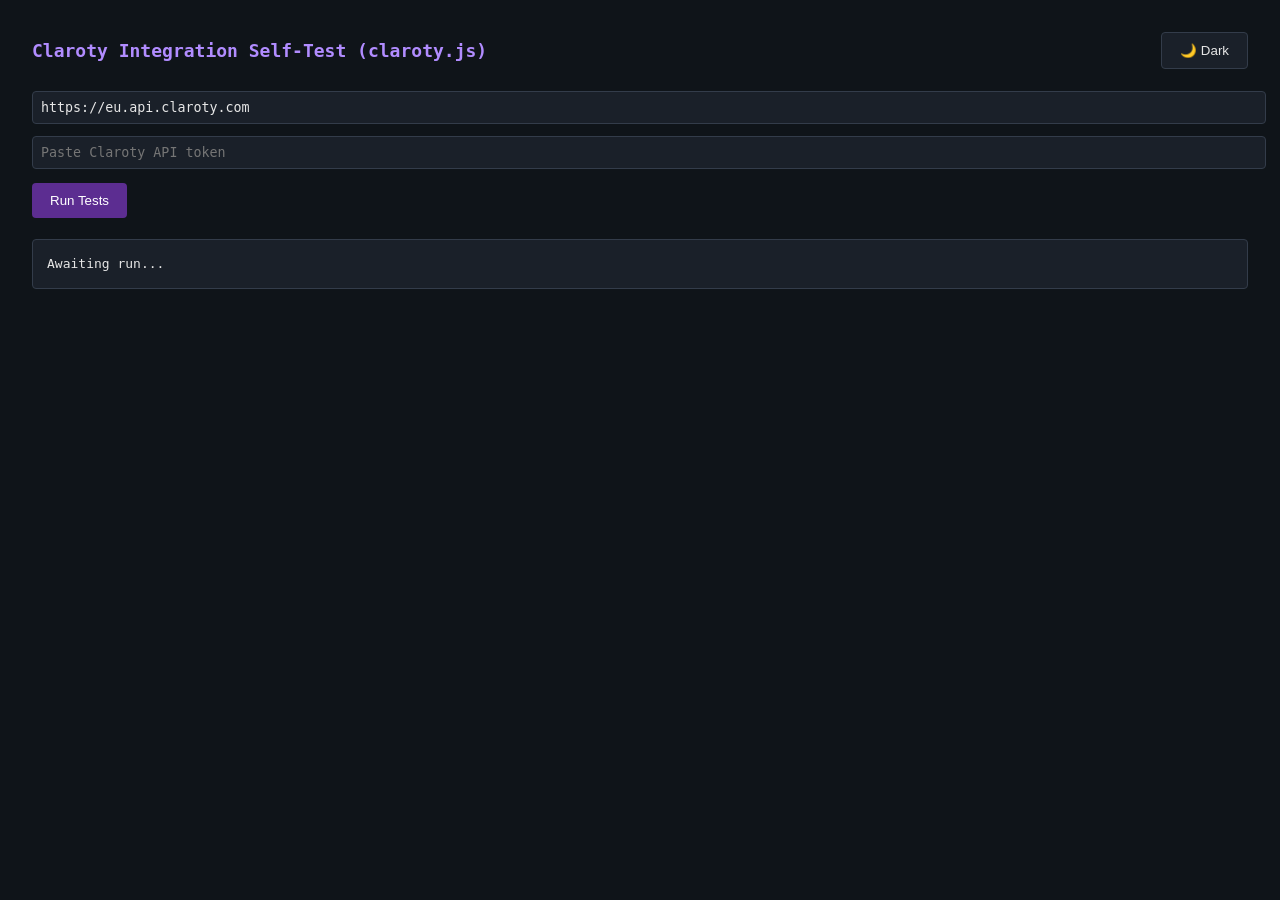
<file: Project3  -Tools Mix/claroty-selftest.html>
<!DOCTYPE html>
<html lang="en">
<head>
    <meta charset="UTF-8">
    <title>Claroty Integration Self-Test</title>
    <style>
        :root {
            --bg: #0f1419;
            --panel: #1a2029;
            --border: #333c4a;
            --text: #e6e6e6;
            --accent: #b18cff;
            --button: #5c2d91;
        }
        body.light {
            --bg: #f5f7fb;
            --panel: #ffffff;
            --border: #d9dee8;
            --text: #1d2433;
            --accent: #5c2d91;
            --button: #5c2d91;
        }
        body { font-family: Consolas, monospace; background: var(--bg); color: var(--text); padding: 24px; }
        .page-head { display: flex; justify-content: space-between; align-items: center; gap: 16px; margin-bottom: 16px; }
        h1 { color: var(--accent); font-size: 18px; margin: 0; }
        input { width: 100%; padding: 8px; margin: 6px 0; background: var(--panel); color: var(--text);
                border: 1px solid var(--border); border-radius: 4px; font-family: inherit; }
        button { padding: 10px 18px; background: #5c2d91; color: #fff; border: 0;
                 border-radius: 4px; cursor: pointer; margin: 8px 0; }
        .theme-toggle { margin: 0; border: 1px solid var(--border); background: var(--panel); color: var(--text); white-space: nowrap; }
        .theme-toggle:hover { background: var(--button); color: #fff; }
        pre { background: var(--panel); padding: 14px; border-radius: 4px; white-space: pre-wrap;
              border: 1px solid var(--border); line-height: 1.5; }
        .pass { color: #4ade80; }
        .fail { color: #f87171; }
    </style>
</head>
<body>
    <div class="page-head">
        <h1>Claroty Integration Self-Test (claroty.js)</h1>
        <button class="theme-toggle" id="themeToggle" type="button" aria-label="Toggle theme" aria-pressed="false">
            <span id="themeIcon">🌙</span>
            <span id="themeLabel">Dark</span>
        </button>
    </div>
    <input type="text" id="baseUrl" value="https://eu.api.claroty.com">
    <input type="password" id="apiKey" placeholder="Paste Claroty API token">
    <button onclick="runTests()">Run Tests</button>
    <pre id="out">Awaiting run...</pre>

    <script src="claroty.js"></script>
    <script>
        function applyTheme(light) {
            document.body.classList.toggle('light', light);
            const button = document.getElementById('themeToggle');
            const icon = document.getElementById('themeIcon');
            const label = document.getElementById('themeLabel');
            if (button) button.setAttribute('aria-pressed', String(light));
            if (icon) icon.textContent = light ? '☀️' : '🌙';
            if (label) label.textContent = light ? 'Light' : 'Dark';
            try { localStorage.setItem('soc-theme', light ? 'light' : 'dark'); } catch (e) { /* ignore */ }
        }

        (function initTheme() {
            let saved = 'dark';
            try { saved = localStorage.getItem('soc-theme') || 'dark'; } catch (e) { /* ignore */ }
            applyTheme(saved === 'light');
            document.getElementById('themeToggle')?.addEventListener('click', () => {
                applyTheme(!document.body.classList.contains('light'));
            });
        })();

        const out = document.getElementById('out');
        const lines = [];
        function log(ok, name, detail) {
            lines.push(`${ok ? '[PASS]' : '[FAIL]'} ${name}${detail ? '\n        ' + detail : ''}`);
            out.innerHTML = lines.map(l =>
                `<span class="${l.startsWith('[PASS]') ? 'pass' : 'fail'}">${l
                    .replace(/&/g, '&amp;').replace(/</g, '&lt;')}</span>`).join('\n');
        }

        async function runTests() {
            lines.length = 0;
            const baseUrl = document.getElementById('baseUrl').value.trim();
            const apiKey = document.getElementById('apiKey').value.trim();

            // claroty.js reads its config from this localStorage key
            localStorage.setItem('soc-integrations', JSON.stringify({
                claroty: { baseUrl, apiKey, proxyUrl: 'http://cloudproxy.zf-world.com:8080' }
            }));

            try {
                log(typeof ClarotyAPI === 'object', 'ClarotyAPI module loaded');
                log(ClarotyAPI.canGoLive() === true, 'canGoLive() is true with baseUrl + apiKey');

                const conn = await ClarotyAPI.testConnection();
                log(conn.ok === true, 'testConnection()', JSON.stringify(conn).slice(0, 160));

                const valid = await ClarotyAPI.validateConnection();
                log(valid.ok === true, 'validateConnection()', valid.msg);

                const res = await ClarotyAPI.fetchDeviceVulnerabilityRelations(50, 0);
                const rows = res.data || res;
                log(res.source === 'live', 'fetchDeviceVulnerabilityRelations() returns LIVE data',
                    `source=${res.source}${res.error ? ' error=' + res.error : ''}`);
                log(Array.isArray(rows) && rows.length > 0,
                    'returned a non-empty array', `count=${Array.isArray(rows) ? rows.length : 'n/a'}`);

                const r = rows[0] || {};
                log('device_uid' in r && 'vulnerability_id' in r,
                    'records carry expected schema fields',
                    Object.keys(r).slice(0, 6).join(', '));

                const page2 = await ClarotyAPI.fetchDeviceVulnerabilityRelations(50, 50);
                const rows2 = page2.data || page2;
                log(rows2[0] && rows2[0].vulnerability_id !== r.vulnerability_id,
                    'offset pagination returns a different page');
            } catch (e) {
                log(false, 'Unhandled exception', e.message);
            }
        }
    </script>
</body>
</html>
</file>
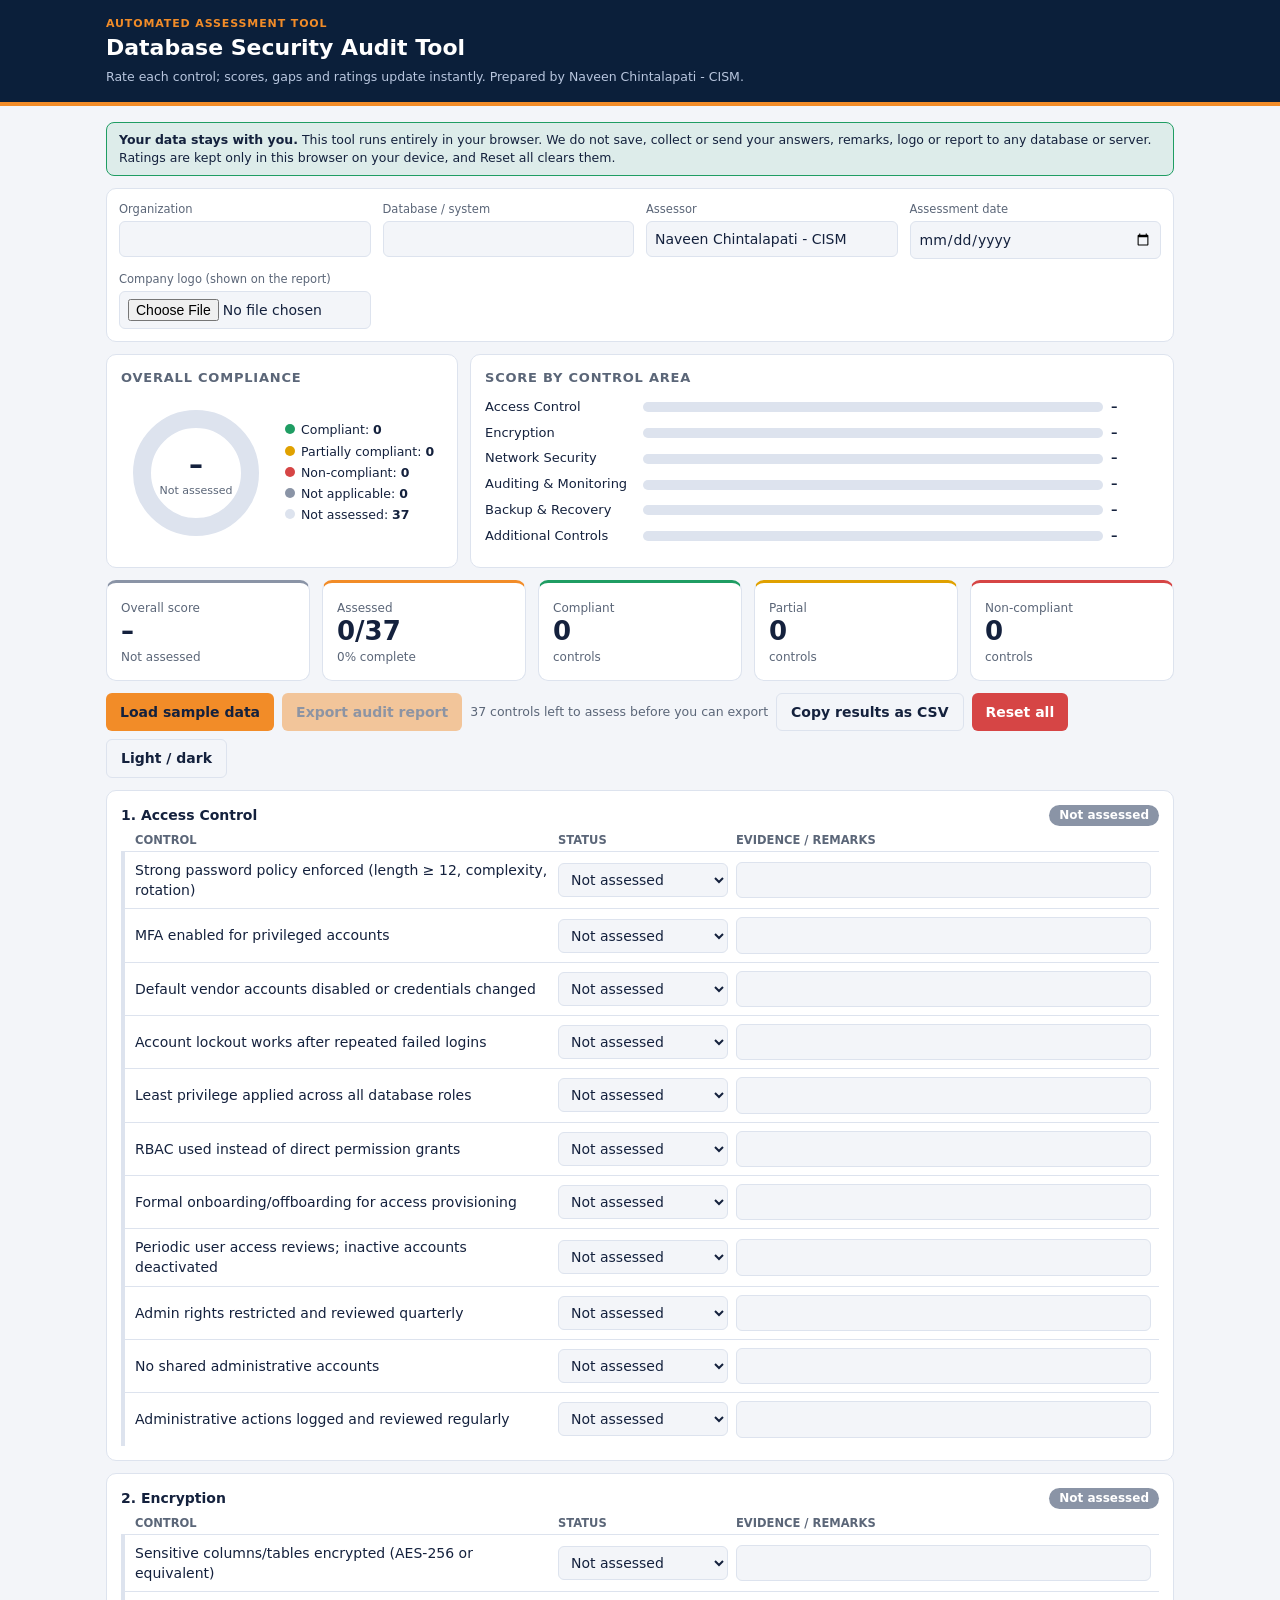
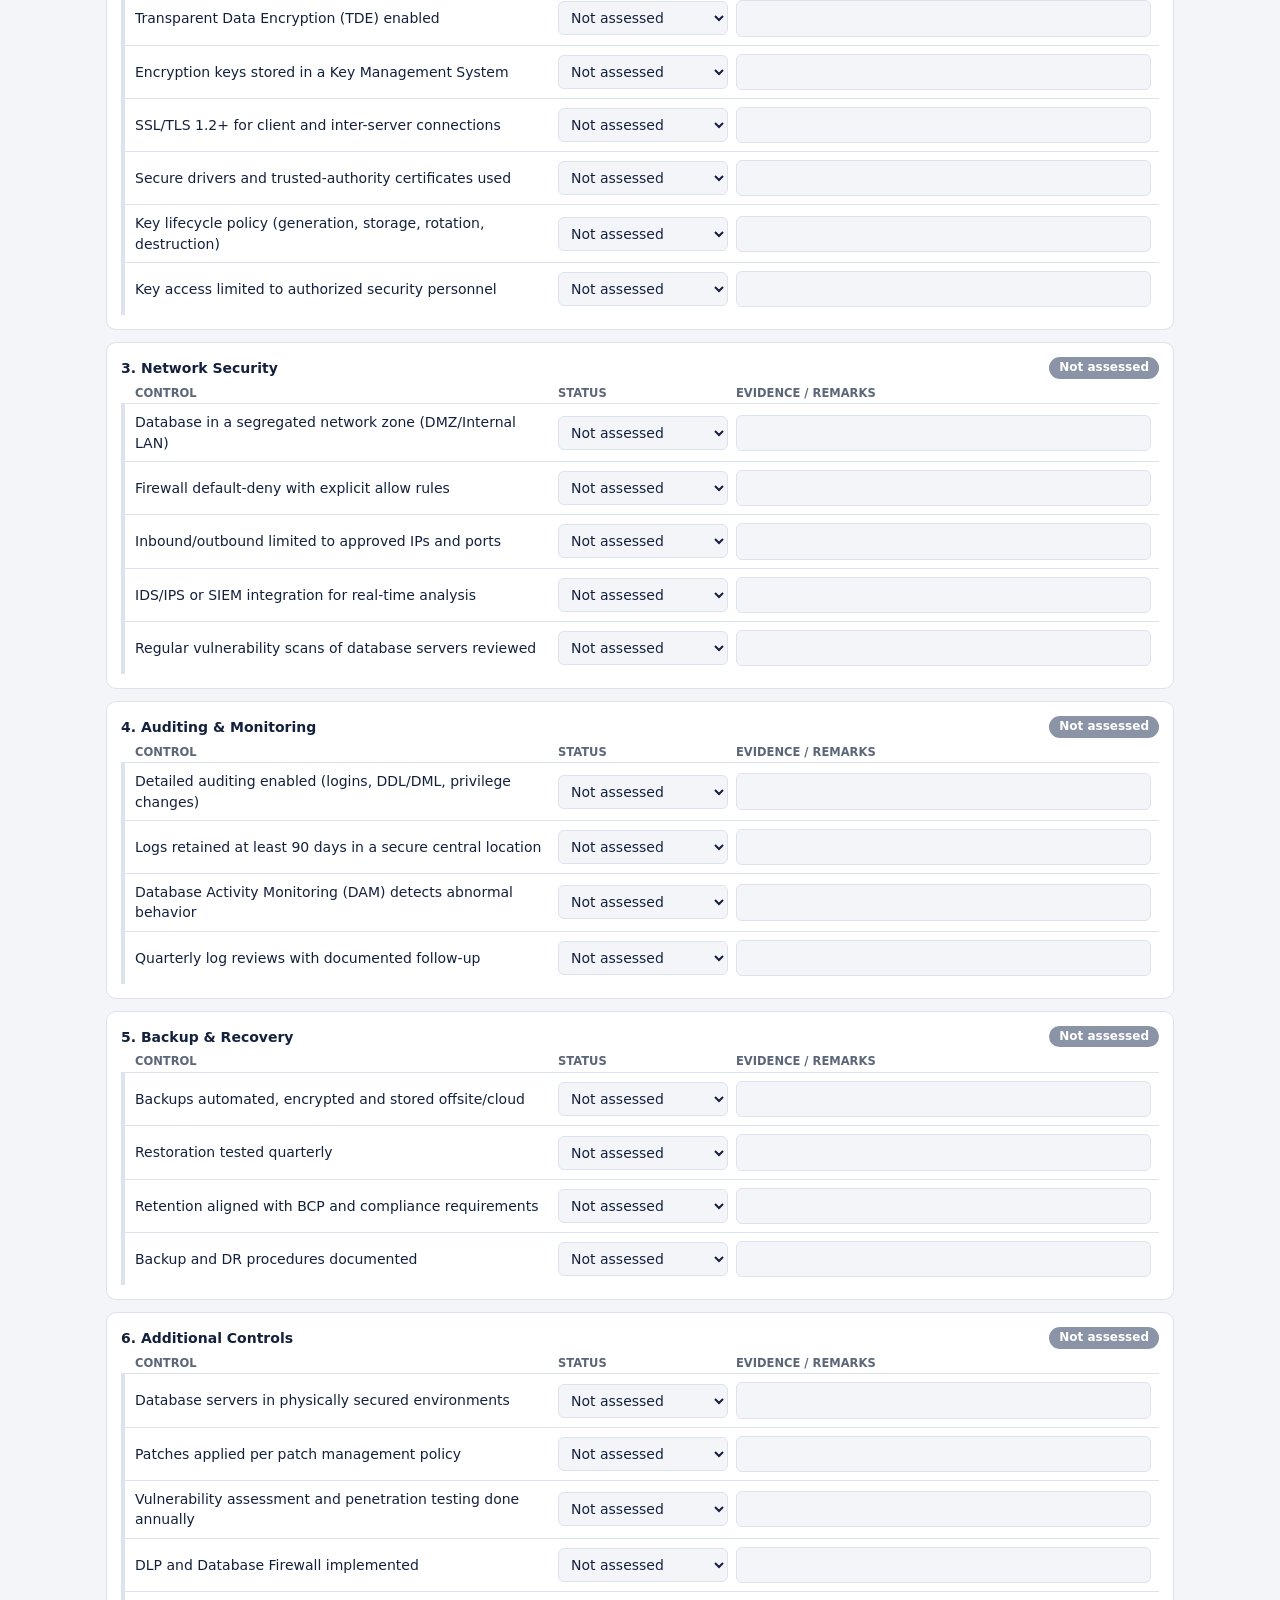
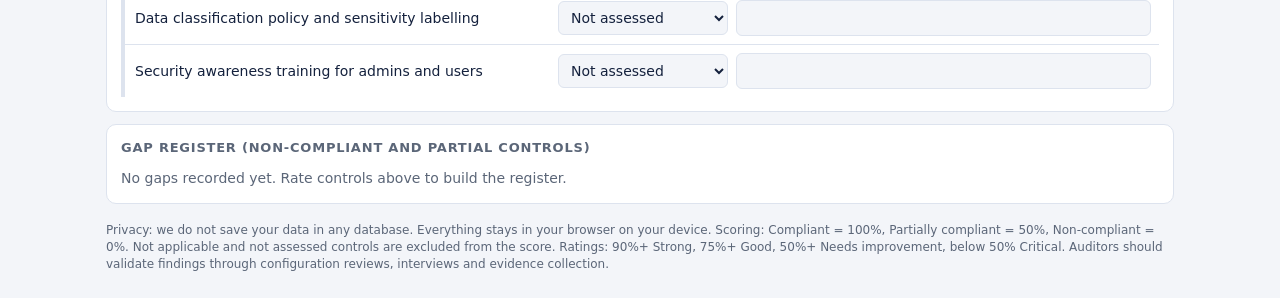
<file: Project3  -Tools Mix/Audit Templates & Question Bank/Database Security Audit Tool.html>
<!DOCTYPE html>
<!-- saved from url=(0080)https://grckits.com/wp-content/uploads/2026/10/Database-Security-Audit-Tool.html -->
<html lang="en"><head><meta http-equiv="Content-Type" content="text/html; charset=UTF-8">

<meta name="viewport" content="width=device-width, initial-scale=1, viewport-fit=cover">
<title>Database Security Audit Tool</title>
<style>
:root{--bg:#f3f5f9;--card:#fff;--ink:#14213d;--mut:#5b6678;--line:#dde3ee;--navy:#0b1f3a;--or:#f28c28;--ok:#1f9d63;--pa:#e0a100;--no:#d64545;--na:#8a94a6;box-sizing:border-box;padding-top:env(safe-area-inset-top,0px);padding-bottom:env(safe-area-inset-bottom,0px)}
@media (prefers-color-scheme:dark){:root:not([data-theme="light"]){--bg:#0a1730;--card:#112443;--ink:#e8eef9;--mut:#93a3bd;--line:#223a5e}}
:root[data-theme="dark"]{--bg:#0a1730;--card:#112443;--ink:#e8eef9;--mut:#93a3bd;--line:#223a5e}
html{scroll-padding-top:env(safe-area-inset-top,0px)}
*{box-sizing:border-box}
body{margin:0;background:var(--bg);color:var(--ink);font:14px/1.45 system-ui,-apple-system,"Segoe UI",Roboto,sans-serif}
header{background:var(--navy);color:#fff;border-bottom:4px solid var(--or)}
.wrap{max-width:1100px;margin:0 auto;padding:16px}
h1{margin:0;font-size:22px}header p{margin:4px 0 0;color:#b8c6de;font-size:12.5px}
.tag{color:var(--or);font-weight:700;letter-spacing:.08em;font-size:11px;text-transform:uppercase}
.grid{display:grid;gap:12px;margin-bottom:12px}
.top{grid-template-columns:minmax(280px,1fr) 2fr}
.meta{grid-template-columns:repeat(auto-fit,minmax(200px,1fr))}
.kpis{grid-template-columns:repeat(auto-fit,minmax(130px,1fr))}
.card{background:var(--card);border:1px solid var(--line);border-radius:10px;padding:14px}
.card h2{margin:0 0 10px;font-size:13px;text-transform:uppercase;letter-spacing:.06em;color:var(--mut)}
.k b{display:block;font-size:26px;line-height:1.1}.k span{color:var(--mut);font-size:12px}
label{font-size:11.5px;color:var(--mut);display:block;margin-bottom:3px}
select,input,textarea{width:100%;padding:7px 8px;border:1px solid var(--line);border-radius:6px;background:var(--bg);color:var(--ink);font:inherit}
button{background:var(--or);color:#14213d;border:0;border-radius:6px;padding:8px 14px;font-weight:700;cursor:pointer;font:inherit;font-weight:700}
button.g{background:transparent;color:var(--ink);border:1px solid var(--line)}
.bars div.r{display:grid;grid-template-columns:150px 1fr 48px;gap:8px;align-items:center;margin:7px 0;font-size:13px}
.bar{height:10px;background:var(--line);border-radius:5px;overflow:hidden}.bar i{display:block;height:100%;width:0;transition:width .3s}
.dn{display:flex;align-items:center;gap:14px;flex-wrap:wrap}.lg{font-size:12.5px}.lg div{margin:3px 0}.lg i{display:inline-block;width:10px;height:10px;border-radius:50%;margin-right:6px}
.sh{display:flex;justify-content:space-between;align-items:center;margin-bottom:4px}
.chip{font-size:12px;font-weight:700;padding:2px 10px;border-radius:12px;color:#fff;background:var(--na)}
.ctl{display:grid;grid-template-columns:1fr 170px 1fr;gap:8px;align-items:center;padding:8px 8px 8px 10px;border-top:1px solid var(--line);border-left:4px solid var(--line)}
.ctl.C{border-left-color:var(--ok)}.ctl.P{border-left-color:var(--pa)}.ctl.N{border-left-color:var(--no)}.ctl.A{border-left-color:var(--na)}
.ctl.hd{border-top:0;border-left-color:transparent;padding-top:2px;padding-bottom:2px;color:var(--mut);font-size:11.5px;font-weight:700;text-transform:uppercase}
.gap{display:grid;grid-template-columns:130px 1fr 130px;gap:8px;padding:7px 0;border-top:1px solid var(--line);font-size:13px}
.act{display:flex;gap:8px;flex-wrap:wrap;margin:12px 0}
.ft{color:var(--mut);font-size:12px;margin:18px 0 8px}
@media (max-width:720px){.ctl.hd{display:none}.top{grid-template-columns:1fr}.ctl,.gap{grid-template-columns:1fr}.bars div.r{grid-template-columns:110px 1fr 44px}}
#rep{display:none}
body.showrep header,body.showrep .wrap{display:none}
body.showrep #rep{display:block}
body.showrep{background:#fff}
button:disabled{opacity:.45;cursor:not-allowed}
.rep{--bg:#fff;--card:#fff;--ink:#14213d;--mut:#5b6678;--line:#dde3ee;background:#fff;color:#14213d}
.rep .sheet{max-width:900px;margin:0 auto;padding:24px}
.rep h2{font-size:15px;color:#14213d;margin:18px 0 6px}
.rh{display:flex;justify-content:space-between;align-items:center;gap:16px;border-bottom:4px solid var(--or);padding-bottom:12px;margin-bottom:16px}
.rh img{max-height:70px;max-width:220px}
.rt{width:100%;border-collapse:collapse;font-size:13px;margin:8px 0 16px}.rt th,.rt td{border:1px solid var(--line);padding:6px 8px;text-align:left;vertical-align:top}.rt th{background:#0b1f3a;color:#fff}
.priv{background:rgba(31,157,99,.1);border:1px solid var(--ok);border-radius:8px;padding:8px 12px;font-size:12.5px}
@media print{*{-webkit-print-color-adjust:exact;print-color-adjust:exact}.noprint{display:none!important}.rep .sheet{padding:0}}
</style>
</head>
<body>
<header><div class="wrap"><div class="tag">Automated assessment tool</div><h1>Database Security Audit Tool</h1><p>Rate each control; scores, gaps and ratings update instantly. Prepared by Naveen Chintalapati - CISM.</p></div></header>
<div class="wrap">
<div class="priv" style="margin-bottom:12px"><b>Your data stays with you.</b> This tool runs entirely in your browser. We do not save, collect or send your answers, remarks, logo or report to any database or server. Ratings are kept only in this browser on your device, and Reset all clears them.</div>
<div class="grid meta card" style="padding:12px">
<div><label>Organization</label><input data-m="org"></div>
<div><label>Database / system</label><input data-m="db"></div>
<div><label>Assessor</label><input data-m="who"></div>
<div><label>Assessment date</label><input data-m="date" type="date"></div>
<div><label>Company logo (shown on the report)</label><input id="logo" type="file" accept="image/*"></div>
</div>
<div class="grid top">
<div class="card"><h2>Overall compliance</h2><div class="dn"><svg id="dn" width="150" height="150" viewBox="0 0 150 150" role="img" aria-label="Status distribution"><circle cx="75" cy="75" r="54" fill="none" stroke="var(--ok)" stroke-width="18" stroke-dasharray="174.23103040989878 165.06097617779886" stroke-dashoffset="0" transform="rotate(-90 75 75)"></circle><circle cx="75" cy="75" r="54" fill="none" stroke="var(--pa)" stroke-width="18" stroke-dasharray="91.70054232099936 247.59146426669827" stroke-dashoffset="-174.23103040989878" transform="rotate(-90 75 75)"></circle><circle cx="75" cy="75" r="54" fill="none" stroke="var(--no)" stroke-width="18" stroke-dasharray="55.020325392599624 284.27168119509804" stroke-dashoffset="-265.93157273089815" transform="rotate(-90 75 75)"></circle><circle cx="75" cy="75" r="54" fill="none" stroke="var(--na)" stroke-width="18" stroke-dasharray="18.340108464199872 320.95189812349776" stroke-dashoffset="-320.95189812349776" transform="rotate(-90 75 75)"></circle><text x="75" y="76" text-anchor="middle" font-size="28" font-weight="700" fill="var(--ink)">69%</text><text x="75" y="96" text-anchor="middle" font-size="11" fill="var(--mut)">Needs improvement</text></svg><div class="lg" id="lg"><div><i style="background:var(--ok)"></i>Compliant: <b>19</b></div><div><i style="background:var(--pa)"></i>Partially compliant: <b>10</b></div><div><i style="background:var(--no)"></i>Non-compliant: <b>6</b></div><div><i style="background:var(--na)"></i>Not applicable: <b>2</b></div><div><i style="background:var(--line)"></i>Not assessed: <b>0</b></div></div></div></div>
<div class="card"><h2>Score by control area</h2><div class="bars" id="bars"><div class="r"><span>Access Control</span><div class="bar"><i style="width:77%;background:var(--ok)"></i></div><b>77%</b></div><div class="r"><span>Encryption</span><div class="bar"><i style="width:43%;background:var(--no)"></i></div><b>43%</b></div><div class="r"><span>Network Security</span><div class="bar"><i style="width:100%;background:var(--ok)"></i></div><b>100%</b></div><div class="r"><span>Auditing &amp; Monitoring</span><div class="bar"><i style="width:75%;background:var(--ok)"></i></div><b>75%</b></div><div class="r"><span>Backup &amp; Recovery</span><div class="bar"><i style="width:50%;background:var(--pa)"></i></div><b>50%</b></div><div class="r"><span>Additional Controls</span><div class="bar"><i style="width:75%;background:var(--ok)"></i></div><b>75%</b></div></div></div>
</div>
<div class="grid kpis" id="kpis"><div class="card k" style="border-top:3px solid var(--pa)"><span>Overall score</span><b>69%</b><span>Needs improvement</span></div><div class="card k" style="border-top:3px solid var(--or)"><span>Assessed</span><b>37/37</b><span>100% complete</span></div><div class="card k" style="border-top:3px solid var(--ok)"><span>Compliant</span><b>19</b><span>controls</span></div><div class="card k" style="border-top:3px solid var(--pa)"><span>Partial</span><b>10</b><span>controls</span></div><div class="card k" style="border-top:3px solid var(--no)"><span>Non-compliant</span><b>6</b><span>controls</span></div></div>
<div class="act"><button id="demo">Load sample data</button><button id="exp">Export audit report</button><span id="expm" style="align-self:center;color:var(--mut);font-size:12.5px">All controls assessed. Ready to export.</span><button class="g" id="csvb">Copy results as CSV</button><button id="reset" style="background:var(--no);color:#fff">Reset all</button><button class="g" id="theme">Light / dark</button></div>
<div class="card" id="csvbox" style="display:none;margin-bottom:12px"><h2>CSV results (copy and paste into Excel)</h2><textarea id="csvt" rows="6" readonly=""></textarea></div>
<div id="secs"><div class="card" style="margin-bottom:12px"><div class="sh"><b>1. Access Control</b><span class="chip" id="ch0" style="background: var(--ok);">77% · Good</span></div><div class="ctl hd"><span>Control</span><span>Status</span><span>Evidence / remarks</span></div><div class="ctl C" id="r0-0"><span>Strong password policy enforced (length ≥ 12, complexity, rotation)</span><select data-k="0-0"><option value="">Not assessed</option><option value="C" selected="">Compliant</option><option value="P">Partially compliant</option><option value="N">Non-compliant</option><option value="A">Not applicable</option></select><input data-n="0-0" value=""></div><div class="ctl P" id="r0-1"><span>MFA enabled for privileged accounts</span><select data-k="0-1"><option value="">Not assessed</option><option value="C">Compliant</option><option value="P" selected="">Partially compliant</option><option value="N">Non-compliant</option><option value="A">Not applicable</option></select><input data-n="0-1" value=""></div><div class="ctl C" id="r0-2"><span>Default vendor accounts disabled or credentials changed</span><select data-k="0-2"><option value="">Not assessed</option><option value="C" selected="">Compliant</option><option value="P">Partially compliant</option><option value="N">Non-compliant</option><option value="A">Not applicable</option></select><input data-n="0-2" value=""></div><div class="ctl P" id="r0-3"><span>Account lockout works after repeated failed logins</span><select data-k="0-3"><option value="">Not assessed</option><option value="C">Compliant</option><option value="P" selected="">Partially compliant</option><option value="N">Non-compliant</option><option value="A">Not applicable</option></select><input data-n="0-3" value=""></div><div class="ctl C" id="r0-4"><span>Least privilege applied across all database roles</span><select data-k="0-4"><option value="">Not assessed</option><option value="C" selected="">Compliant</option><option value="P">Partially compliant</option><option value="N">Non-compliant</option><option value="A">Not applicable</option></select><input data-n="0-4" value=""></div><div class="ctl P" id="r0-5"><span>RBAC used instead of direct permission grants</span><select data-k="0-5"><option value="">Not assessed</option><option value="C">Compliant</option><option value="P" selected="">Partially compliant</option><option value="N">Non-compliant</option><option value="A">Not applicable</option></select><input data-n="0-5" value=""></div><div class="ctl C" id="r0-6"><span>Formal onboarding/offboarding for access provisioning</span><select data-k="0-6"><option value="">Not assessed</option><option value="C" selected="">Compliant</option><option value="P">Partially compliant</option><option value="N">Non-compliant</option><option value="A">Not applicable</option></select><input data-n="0-6" value=""></div><div class="ctl P" id="r0-7"><span>Periodic user access reviews; inactive accounts deactivated</span><select data-k="0-7"><option value="">Not assessed</option><option value="C">Compliant</option><option value="P" selected="">Partially compliant</option><option value="N">Non-compliant</option><option value="A">Not applicable</option></select><input data-n="0-7" value=""></div><div class="ctl C" id="r0-8"><span>Admin rights restricted and reviewed quarterly</span><select data-k="0-8"><option value="">Not assessed</option><option value="C" selected="">Compliant</option><option value="P">Partially compliant</option><option value="N">Non-compliant</option><option value="A">Not applicable</option></select><input data-n="0-8" value=""></div><div class="ctl P" id="r0-9"><span>No shared administrative accounts</span><select data-k="0-9"><option value="">Not assessed</option><option value="C">Compliant</option><option value="P" selected="">Partially compliant</option><option value="N">Non-compliant</option><option value="A">Not applicable</option></select><input data-n="0-9" value=""></div><div class="ctl C" id="r0-10"><span>Administrative actions logged and reviewed regularly</span><select data-k="0-10"><option value="">Not assessed</option><option value="C" selected="">Compliant</option><option value="P">Partially compliant</option><option value="N">Non-compliant</option><option value="A">Not applicable</option></select><input data-n="0-10" value=""></div></div><div class="card" style="margin-bottom:12px"><div class="sh"><b>2. Encryption</b><span class="chip" id="ch1" style="background: var(--no);">43% · Critical</span></div><div class="ctl hd"><span>Control</span><span>Status</span><span>Evidence / remarks</span></div><div class="ctl N" id="r1-0"><span>Sensitive columns/tables encrypted (AES-256 or equivalent)</span><select data-k="1-0"><option value="">Not assessed</option><option value="C">Compliant</option><option value="P">Partially compliant</option><option value="N" selected="">Non-compliant</option><option value="A">Not applicable</option></select><input data-n="1-0" value=""></div><div class="ctl C" id="r1-1"><span>Transparent Data Encryption (TDE) enabled</span><select data-k="1-1"><option value="">Not assessed</option><option value="C" selected="">Compliant</option><option value="P">Partially compliant</option><option value="N">Non-compliant</option><option value="A">Not applicable</option></select><input data-n="1-1" value=""></div><div class="ctl N" id="r1-2"><span>Encryption keys stored in a Key Management System</span><select data-k="1-2"><option value="">Not assessed</option><option value="C">Compliant</option><option value="P">Partially compliant</option><option value="N" selected="">Non-compliant</option><option value="A">Not applicable</option></select><input data-n="1-2" value=""></div><div class="ctl C" id="r1-3"><span>SSL/TLS 1.2+ for client and inter-server connections</span><select data-k="1-3"><option value="">Not assessed</option><option value="C" selected="">Compliant</option><option value="P">Partially compliant</option><option value="N">Non-compliant</option><option value="A">Not applicable</option></select><input data-n="1-3" value=""></div><div class="ctl N" id="r1-4"><span>Secure drivers and trusted-authority certificates used</span><select data-k="1-4"><option value="">Not assessed</option><option value="C">Compliant</option><option value="P">Partially compliant</option><option value="N" selected="">Non-compliant</option><option value="A">Not applicable</option></select><input data-n="1-4" value=""></div><div class="ctl C" id="r1-5"><span>Key lifecycle policy (generation, storage, rotation, destruction)</span><select data-k="1-5"><option value="">Not assessed</option><option value="C" selected="">Compliant</option><option value="P">Partially compliant</option><option value="N">Non-compliant</option><option value="A">Not applicable</option></select><input data-n="1-5" value=""></div><div class="ctl N" id="r1-6"><span>Key access limited to authorized security personnel</span><select data-k="1-6"><option value="">Not assessed</option><option value="C">Compliant</option><option value="P">Partially compliant</option><option value="N" selected="">Non-compliant</option><option value="A">Not applicable</option></select><input data-n="1-6" value=""></div></div><div class="card" style="margin-bottom:12px"><div class="sh"><b>3. Network Security</b><span class="chip" id="ch2" style="background: var(--ok);">100% · Strong</span></div><div class="ctl hd"><span>Control</span><span>Status</span><span>Evidence / remarks</span></div><div class="ctl C" id="r2-0"><span>Database in a segregated network zone (DMZ/Internal LAN)</span><select data-k="2-0"><option value="">Not assessed</option><option value="C" selected="">Compliant</option><option value="P">Partially compliant</option><option value="N">Non-compliant</option><option value="A">Not applicable</option></select><input data-n="2-0" value=""></div><div class="ctl A" id="r2-1"><span>Firewall default-deny with explicit allow rules</span><select data-k="2-1"><option value="">Not assessed</option><option value="C">Compliant</option><option value="P">Partially compliant</option><option value="N">Non-compliant</option><option value="A" selected="">Not applicable</option></select><input data-n="2-1" value=""></div><div class="ctl C" id="r2-2"><span>Inbound/outbound limited to approved IPs and ports</span><select data-k="2-2"><option value="">Not assessed</option><option value="C" selected="">Compliant</option><option value="P">Partially compliant</option><option value="N">Non-compliant</option><option value="A">Not applicable</option></select><input data-n="2-2" value=""></div><div class="ctl A" id="r2-3"><span>IDS/IPS or SIEM integration for real-time analysis</span><select data-k="2-3"><option value="">Not assessed</option><option value="C">Compliant</option><option value="P">Partially compliant</option><option value="N">Non-compliant</option><option value="A" selected="">Not applicable</option></select><input data-n="2-3" value=""></div><div class="ctl C" id="r2-4"><span>Regular vulnerability scans of database servers reviewed</span><select data-k="2-4"><option value="">Not assessed</option><option value="C" selected="">Compliant</option><option value="P">Partially compliant</option><option value="N">Non-compliant</option><option value="A">Not applicable</option></select><input data-n="2-4" value=""></div></div><div class="card" style="margin-bottom:12px"><div class="sh"><b>4. Auditing &amp; Monitoring</b><span class="chip" id="ch3" style="background: var(--ok);">75% · Good</span></div><div class="ctl hd"><span>Control</span><span>Status</span><span>Evidence / remarks</span></div><div class="ctl C" id="r3-0"><span>Detailed auditing enabled (logins, DDL/DML, privilege changes)</span><select data-k="3-0"><option value="">Not assessed</option><option value="C" selected="">Compliant</option><option value="P">Partially compliant</option><option value="N">Non-compliant</option><option value="A">Not applicable</option></select><input data-n="3-0" value=""></div><div class="ctl P" id="r3-1"><span>Logs retained at least 90 days in a secure central location</span><select data-k="3-1"><option value="">Not assessed</option><option value="C">Compliant</option><option value="P" selected="">Partially compliant</option><option value="N">Non-compliant</option><option value="A">Not applicable</option></select><input data-n="3-1" value=""></div><div class="ctl C" id="r3-2"><span>Database Activity Monitoring (DAM) detects abnormal behavior</span><select data-k="3-2"><option value="">Not assessed</option><option value="C" selected="">Compliant</option><option value="P">Partially compliant</option><option value="N">Non-compliant</option><option value="A">Not applicable</option></select><input data-n="3-2" value=""></div><div class="ctl P" id="r3-3"><span>Quarterly log reviews with documented follow-up</span><select data-k="3-3"><option value="">Not assessed</option><option value="C">Compliant</option><option value="P" selected="">Partially compliant</option><option value="N">Non-compliant</option><option value="A">Not applicable</option></select><input data-n="3-3" value=""></div></div><div class="card" style="margin-bottom:12px"><div class="sh"><b>5. Backup &amp; Recovery</b><span class="chip" id="ch4" style="background: var(--pa);">50% · Needs improvement</span></div><div class="ctl hd"><span>Control</span><span>Status</span><span>Evidence / remarks</span></div><div class="ctl N" id="r4-0"><span>Backups automated, encrypted and stored offsite/cloud</span><select data-k="4-0"><option value="">Not assessed</option><option value="C">Compliant</option><option value="P">Partially compliant</option><option value="N" selected="">Non-compliant</option><option value="A">Not applicable</option></select><input data-n="4-0" value=""></div><div class="ctl C" id="r4-1"><span>Restoration tested quarterly</span><select data-k="4-1"><option value="">Not assessed</option><option value="C" selected="">Compliant</option><option value="P">Partially compliant</option><option value="N">Non-compliant</option><option value="A">Not applicable</option></select><input data-n="4-1" value=""></div><div class="ctl N" id="r4-2"><span>Retention aligned with BCP and compliance requirements</span><select data-k="4-2"><option value="">Not assessed</option><option value="C">Compliant</option><option value="P">Partially compliant</option><option value="N" selected="">Non-compliant</option><option value="A">Not applicable</option></select><input data-n="4-2" value=""></div><div class="ctl C" id="r4-3"><span>Backup and DR procedures documented</span><select data-k="4-3"><option value="">Not assessed</option><option value="C" selected="">Compliant</option><option value="P">Partially compliant</option><option value="N">Non-compliant</option><option value="A">Not applicable</option></select><input data-n="4-3" value=""></div></div><div class="card" style="margin-bottom:12px"><div class="sh"><b>6. Additional Controls</b><span class="chip" id="ch5" style="background: var(--ok);">75% · Good</span></div><div class="ctl hd"><span>Control</span><span>Status</span><span>Evidence / remarks</span></div><div class="ctl P" id="r5-0"><span>Database servers in physically secured environments</span><select data-k="5-0"><option value="">Not assessed</option><option value="C">Compliant</option><option value="P" selected="">Partially compliant</option><option value="N">Non-compliant</option><option value="A">Not applicable</option></select><input data-n="5-0" value=""></div><div class="ctl C" id="r5-1"><span>Patches applied per patch management policy</span><select data-k="5-1"><option value="">Not assessed</option><option value="C" selected="">Compliant</option><option value="P">Partially compliant</option><option value="N">Non-compliant</option><option value="A">Not applicable</option></select><input data-n="5-1" value=""></div><div class="ctl P" id="r5-2"><span>Vulnerability assessment and penetration testing done annually</span><select data-k="5-2"><option value="">Not assessed</option><option value="C">Compliant</option><option value="P" selected="">Partially compliant</option><option value="N">Non-compliant</option><option value="A">Not applicable</option></select><input data-n="5-2" value=""></div><div class="ctl C" id="r5-3"><span>DLP and Database Firewall implemented</span><select data-k="5-3"><option value="">Not assessed</option><option value="C" selected="">Compliant</option><option value="P">Partially compliant</option><option value="N">Non-compliant</option><option value="A">Not applicable</option></select><input data-n="5-3" value=""></div><div class="ctl P" id="r5-4"><span>Data classification policy and sensitivity labelling</span><select data-k="5-4"><option value="">Not assessed</option><option value="C">Compliant</option><option value="P" selected="">Partially compliant</option><option value="N">Non-compliant</option><option value="A">Not applicable</option></select><input data-n="5-4" value=""></div><div class="ctl C" id="r5-5"><span>Security awareness training for admins and users</span><select data-k="5-5"><option value="">Not assessed</option><option value="C" selected="">Compliant</option><option value="P">Partially compliant</option><option value="N">Non-compliant</option><option value="A">Not applicable</option></select><input data-n="5-5" value=""></div></div></div>
<div class="card"><h2>Gap register (non-compliant and partial controls)</h2><div id="gaps"><div class="gap"><span><b style="color:var(--pa)">Partially compliant</b><br><span style="color:var(--mut)">Additional Controls</span></span><span>Data classification policy and sensitivity labelling</span><span style="color:var(--mut)">–</span></div><div class="gap"><span><b style="color:var(--pa)">Partially compliant</b><br><span style="color:var(--mut)">Additional Controls</span></span><span>Vulnerability assessment and penetration testing done annually</span><span style="color:var(--mut)">–</span></div><div class="gap"><span><b style="color:var(--pa)">Partially compliant</b><br><span style="color:var(--mut)">Additional Controls</span></span><span>Database servers in physically secured environments</span><span style="color:var(--mut)">–</span></div><div class="gap"><span><b style="color:var(--pa)">Partially compliant</b><br><span style="color:var(--mut)">Auditing &amp; Monitoring</span></span><span>Quarterly log reviews with documented follow-up</span><span style="color:var(--mut)">–</span></div><div class="gap"><span><b style="color:var(--pa)">Partially compliant</b><br><span style="color:var(--mut)">Auditing &amp; Monitoring</span></span><span>Logs retained at least 90 days in a secure central location</span><span style="color:var(--mut)">–</span></div><div class="gap"><span><b style="color:var(--pa)">Partially compliant</b><br><span style="color:var(--mut)">Access Control</span></span><span>No shared administrative accounts</span><span style="color:var(--mut)">–</span></div><div class="gap"><span><b style="color:var(--pa)">Partially compliant</b><br><span style="color:var(--mut)">Access Control</span></span><span>Periodic user access reviews; inactive accounts deactivated</span><span style="color:var(--mut)">–</span></div><div class="gap"><span><b style="color:var(--pa)">Partially compliant</b><br><span style="color:var(--mut)">Access Control</span></span><span>RBAC used instead of direct permission grants</span><span style="color:var(--mut)">–</span></div><div class="gap"><span><b style="color:var(--pa)">Partially compliant</b><br><span style="color:var(--mut)">Access Control</span></span><span>Account lockout works after repeated failed logins</span><span style="color:var(--mut)">–</span></div><div class="gap"><span><b style="color:var(--pa)">Partially compliant</b><br><span style="color:var(--mut)">Access Control</span></span><span>MFA enabled for privileged accounts</span><span style="color:var(--mut)">–</span></div><div class="gap"><span><b style="color:var(--no)">Non-compliant</b><br><span style="color:var(--mut)">Backup &amp; Recovery</span></span><span>Retention aligned with BCP and compliance requirements</span><span style="color:var(--mut)">–</span></div><div class="gap"><span><b style="color:var(--no)">Non-compliant</b><br><span style="color:var(--mut)">Backup &amp; Recovery</span></span><span>Backups automated, encrypted and stored offsite/cloud</span><span style="color:var(--mut)">–</span></div><div class="gap"><span><b style="color:var(--no)">Non-compliant</b><br><span style="color:var(--mut)">Encryption</span></span><span>Key access limited to authorized security personnel</span><span style="color:var(--mut)">–</span></div><div class="gap"><span><b style="color:var(--no)">Non-compliant</b><br><span style="color:var(--mut)">Encryption</span></span><span>Secure drivers and trusted-authority certificates used</span><span style="color:var(--mut)">–</span></div><div class="gap"><span><b style="color:var(--no)">Non-compliant</b><br><span style="color:var(--mut)">Encryption</span></span><span>Encryption keys stored in a Key Management System</span><span style="color:var(--mut)">–</span></div><div class="gap"><span><b style="color:var(--no)">Non-compliant</b><br><span style="color:var(--mut)">Encryption</span></span><span>Sensitive columns/tables encrypted (AES-256 or equivalent)</span><span style="color:var(--mut)">–</span></div></div></div>
<p class="ft">Privacy: we do not save your data in any database. Everything stays in your browser on your device. Scoring: Compliant = 100%, Partially compliant = 50%, Non-compliant = 0%. Not applicable and not assessed controls are excluded from the score. Ratings: 90%+ Strong, 75%+ Good, 50%+ Needs improvement, below 50% Critical. Auditors should validate findings through configuration reviews, interviews and evidence collection.</p>
</div>
<script>
const D=[
["Access Control",["Strong password policy enforced (length ≥ 12, complexity, rotation)","MFA enabled for privileged accounts","Default vendor accounts disabled or credentials changed","Account lockout works after repeated failed logins","Least privilege applied across all database roles","RBAC used instead of direct permission grants","Formal onboarding/offboarding for access provisioning","Periodic user access reviews; inactive accounts deactivated","Admin rights restricted and reviewed quarterly","No shared administrative accounts","Administrative actions logged and reviewed regularly"]],
["Encryption",["Sensitive columns/tables encrypted (AES-256 or equivalent)","Transparent Data Encryption (TDE) enabled","Encryption keys stored in a Key Management System","SSL/TLS 1.2+ for client and inter-server connections","Secure drivers and trusted-authority certificates used","Key lifecycle policy (generation, storage, rotation, destruction)","Key access limited to authorized security personnel"]],
["Network Security",["Database in a segregated network zone (DMZ/Internal LAN)","Firewall default-deny with explicit allow rules","Inbound/outbound limited to approved IPs and ports","IDS/IPS or SIEM integration for real-time analysis","Regular vulnerability scans of database servers reviewed"]],
["Auditing & Monitoring",["Detailed auditing enabled (logins, DDL/DML, privilege changes)","Logs retained at least 90 days in a secure central location","Database Activity Monitoring (DAM) detects abnormal behavior","Quarterly log reviews with documented follow-up"]],
["Backup & Recovery",["Backups automated, encrypted and stored offsite/cloud","Restoration tested quarterly","Retention aligned with BCP and compliance requirements","Backup and DR procedures documented"]],
["Additional Controls",["Database servers in physically secured environments","Patches applied per patch management policy","Vulnerability assessment and penetration testing done annually","DLP and Database Firewall implemented","Data classification policy and sensitivity labelling","Security awareness training for admins and users"]]];
const L={"":"Not assessed",C:"Compliant",P:"Partially compliant",N:"Non-compliant",A:"Not applicable"};
const CL={C:"var(--ok)",P:"var(--pa)",N:"var(--no)",A:"var(--na)",U:"var(--line)"};
const V={C:1,P:.5,N:0},K="dbaudit-v1",$=id=>document.getElementById(id);
let st={},meta={};
try{const x=JSON.parse(localStorage.getItem(K)||"null");if(x){st=x.st||{};meta=x.meta||{}}}catch(e){}
const save=()=>{try{localStorage.setItem(K,JSON.stringify({st,meta}))}catch(e){}};
const keys=i=>D[i][1].map((_,j)=>i+"-"+j),all=()=>D.flatMap((_,i)=>keys(i));
function calc(ks){const c={C:0,P:0,N:0,A:0,U:0};let a=0,s=0;ks.forEach(k=>{const v=(st[k]||{}).s||"";if(!v)c.U++;else{c[v]++;if(v!=="A"){a++;s+=V[v]}}});return{c,pct:a?Math.round(s/a*100):null,n:ks.length}}
const rate=p=>p===null?"Not assessed":p>=90?"Strong":p>=75?"Good":p>=50?"Needs improvement":"Critical";
const col=p=>p===null?"var(--na)":p>=75?"var(--ok)":p>=50?"var(--pa)":"var(--no)";
const esc=s=>String(s).replace(/[&<>"]/g,m=>({"&":"&amp;","<":"&lt;",">":"&gt;",'"':"&quot;"}[m]));
function build(){
 $("secs").innerHTML=D.map((s,i)=>'<div class="card" style="margin-bottom:12px"><div class="sh"><b>'+(i+1)+". "+esc(s[0])+'</b><span class="chip" id="ch'+i+'"></span></div><div class="ctl hd"><span>Control</span><span>Status</span><span>Evidence / remarks</span></div>'+s[1].map((t,j)=>{const k=i+"-"+j,o=st[k]||{};return '<div class="ctl '+(o.s||"")+'" id="r'+k+'"><span>'+esc(t)+'</span><select data-k="'+k+'">'+Object.keys(L).map(v=>'<option value="'+v+'"'+(o.s===v||(!o.s&&v==="")?" selected":"")+">"+L[v]+"</option>").join("")+'</select><input data-n="'+k+'" value="'+esc(o.n||"")+'"></div>'}).join("")+"</div>").join("");
 if(!meta.who||meta.who==="Shahidul Islam, CISA"){meta.who="Naveen Chintalapati - CISM";save()}document.querySelectorAll("[data-m]").forEach(e=>e.value=meta[e.dataset.m]||"");
}
function update(){
 const t=calc(all()),c=t.c,n=t.n,R=2*Math.PI*54;
 let off=0,seg="";[["C"],["P"],["N"],["A"],["U"]].forEach(([k])=>{const l=c[k]/n*R;if(l>0){seg+='<circle cx="75" cy="75" r="54" fill="none" stroke="'+CL[k]+'" stroke-width="18" stroke-dasharray="'+l+" "+(R-l)+'" stroke-dashoffset="'+(-off)+'" transform="rotate(-90 75 75)"/>';off+=l}});
 $("dn").innerHTML=seg+'<text x="75" y="76" text-anchor="middle" font-size="28" font-weight="700" fill="var(--ink)">'+(t.pct===null?"–":t.pct+"%")+'</text><text x="75" y="96" text-anchor="middle" font-size="11" fill="var(--mut)">'+rate(t.pct)+"</text>";
 $("lg").innerHTML=["C","P","N","A","U"].map(k=>'<div><i style="background:'+CL[k]+'"></i>'+(k==="U"?"Not assessed":L[k])+": <b>"+c[k]+"</b></div>").join("");
 const done=n-c.U;$("exp").disabled=c.U>0;$("expm").textContent=c.U>0?c.U+" control"+(c.U>1?"s":"")+" left to assess before you can export":"All controls assessed. Ready to export.";
 $("kpis").innerHTML=[["Overall score",t.pct===null?"–":t.pct+"%",rate(t.pct),col(t.pct)],["Assessed",done+"/"+n,Math.round(done/n*100)+"% complete","var(--or)"],["Compliant",c.C,"controls","var(--ok)"],["Partial",c.P,"controls","var(--pa)"],["Non-compliant",c.N,"controls","var(--no)"]].map(x=>'<div class="card k" style="border-top:3px solid '+x[3]+'"><span>'+x[0]+"</span><b>"+x[1]+"</b><span>"+x[2]+"</span></div>").join("");
 $("bars").innerHTML=D.map((s,i)=>{const r=calc(keys(i));$("ch"+i).textContent=r.pct===null?"Not assessed":r.pct+"% · "+rate(r.pct);$("ch"+i).style.background=col(r.pct);return '<div class="r"><span>'+esc(s[0])+'</span><div class="bar"><i style="width:'+(r.pct||0)+"%;background:"+col(r.pct)+'"></i></div><b>'+(r.pct===null?"–":r.pct+"%")+"</b></div>"}).join("");
 const g=[];D.forEach((s,i)=>s[1].forEach((x,j)=>{const o=st[i+"-"+j]||{};if(o.s==="N"||o.s==="P")g.push([o.s,s[0],x,o.n||""])}));g.sort((a,b)=>a[0]<b[0]?1:-1);
 $("gaps").innerHTML=g.length?g.map(x=>'<div class="gap"><span><b style="color:'+CL[x[0]]+'">'+L[x[0]]+"</b><br><span style='color:var(--mut)'>"+esc(x[1])+"</span></span><span>"+esc(x[2])+"</span><span style='color:var(--mut)'>"+esc(x[3]||"–")+"</span></div>").join(""):'<p style="color:var(--mut);margin:0">No gaps recorded yet. Rate controls above to build the register.</p>';
}
document.addEventListener("change",e=>{const t=e.target;if(t.dataset.k){const k=t.dataset.k;st[k]=Object.assign(st[k]||{},{s:t.value});$("r"+k).className="ctl "+t.value;save();update()}});
document.addEventListener("input",e=>{const t=e.target;if(t.dataset.n){const k=t.dataset.n;st[k]=Object.assign(st[k]||{},{n:t.value});save();clearTimeout(window.tm);window.tm=setTimeout(update,300)}if(t.dataset.m){meta[t.dataset.m]=t.value;save()}});
$("demo").onclick=()=>{D.forEach((s,i)=>s[1].forEach((x,j)=>{const p=(i*7+j*5)%10;st[i+"-"+j]={s:p<5?"C":p<7?"P":p<9?"N":"A",n:(st[i+"-"+j]||{}).n||""}}));save();build();update()};
$("reset").onclick=function(){if(!this.dataset.c){this.dataset.c="1";this.textContent="Click again to confirm reset";setTimeout(()=>{delete this.dataset.c;this.textContent="Reset all"},3000);return}delete this.dataset.c;this.textContent="Reset all";st={};meta={};logo="";try{localStorage.removeItem(K+"-logo")}catch(e){}$("logo").value="";save();build();update()};
$("theme").onclick=()=>{const d=document.documentElement,dark=d.dataset.theme?d.dataset.theme==="dark":matchMedia("(prefers-color-scheme:dark)").matches;d.dataset.theme=dark?"light":"dark"};
let logo="";try{logo=localStorage.getItem(K+"-logo")||""}catch(e){}
document.body.insertAdjacentHTML("beforeend",'<div id="rep" class="rep"></div>');
$("logo").onchange=e=>{const f=e.target.files[0];if(!f)return;const r=new FileReader();r.onload=()=>{const im=new Image();im.onload=()=>{const s=Math.min(1,300/im.height,400/im.width),cv=document.createElement("canvas");cv.width=Math.round(im.width*s);cv.height=Math.round(im.height*s);cv.getContext("2d").drawImage(im,0,0,cv.width,cv.height);logo=cv.toDataURL("image/png");try{localStorage.setItem(K+"-logo",logo)}catch(x){}};im.src=r.result};r.readAsDataURL(f)};
function report(){
const t=calc(all()),c=t.c,gp=[],today=new Date().toISOString().slice(0,10);
D.forEach((s,i)=>s[1].forEach((x,j)=>{const o=st[i+"-"+j]||{};if(o.s==="N"||o.s==="P")gp.push([o.s,s[0],x,o.n||""])}));
gp.sort((a,b)=>a[0]<b[0]?1:-1);
const head=logo?`<img src='${logo}' alt='Company logo'>`:`<b style='font-size:20px'>${esc(meta.org||"")}</b>`;
const m=[["Organization",meta.org],["Database / system",meta.db],["Assessor",meta.who],["Assessment date",meta.date||today],["Report generated",today]];
const sum=`Overall compliance is ${t.pct===null?"not scored":t.pct+"% ("+rate(t.pct)+")"}. Of ${t.n} controls, ${c.C} are compliant, ${c.P} partially compliant, ${c.N} non-compliant and ${c.A} not applicable. ${gp.length?gp.length+" gaps need remediation; "+c.N+" are non-compliant and treated as high priority.":"No gaps were identified."}`;
const rows=D.map((s,i)=>{const r=calc(keys(i));return `<tr><td>${i+1}. ${esc(s[0])}</td><td>${r.c.C}</td><td>${r.c.P}</td><td>${r.c.N}</td><td>${r.c.A}</td><td><b style='color:${col(r.pct)}'>${r.pct===null?"–":r.pct+"%"}</b></td></tr>`}).join("");
const gt=gp.length?`<table class='rt'><tr><th>Priority</th><th>Area</th><th>Control</th><th>Remarks</th></tr>${gp.map(x=>`<tr><td><b style='color:${CL[x[0]]}'>${x[0]==="N"?"High":"Medium"}</b></td><td>${esc(x[1])}</td><td>${esc(x[2])}</td><td>${esc(x[3]||"–")}</td></tr>`).join("")}</table>`:"<p>No gaps identified.</p>";
$("rep").innerHTML=`<div class='sheet'><div class='noprint' style='display:flex;gap:8px;align-items:center;flex-wrap:wrap;margin-bottom:12px'><button id='prt'>Print / Save as PDF</button><button class='g' id='back' style='color:#14213d'>Back to assessment</button><span style='color:#5b6678;font-size:12px'>If the print dialog does not open, use Ctrl+P or Cmd+P and choose Save as PDF.</span></div><div class='rh'><div>${head}</div><div style='text-align:right'><div class='tag'>Confidential audit report</div><h1 style='margin:0;font-size:22px;color:#14213d'>Database Security Audit Report</h1></div></div><table class='rt'>${m.map(x=>`<tr><th style='width:200px'>${x[0]}</th><td>${esc(x[1]||"")}</td></tr>`).join("")}</table><h2>Executive summary</h2><div style='display:flex;gap:16px;align-items:center;flex-wrap:wrap'><svg width='150' height='150' viewBox='0 0 150 150'>${$("dn").innerHTML}</svg><div style='flex:1;min-width:240px'><p style='margin:0 0 8px'>${sum}</p><div class='lg'>${$("lg").innerHTML}</div></div></div><h2>Score by control area</h2><table class='rt'><tr><th>Control area</th><th>Compliant</th><th>Partial</th><th>Non-compliant</th><th>N/A</th><th>Score</th></tr>${rows}</table><h2>Gaps and recommended actions</h2>${gt}<div style='display:grid;grid-template-columns:repeat(3,1fr);gap:24px;margin:36px 0 12px'>${["Prepared by","Reviewed by","Approved by"].map((x,i)=>`<div style='border-top:1px solid #14213d;padding-top:4px;font-size:12px'>${x}${i===0&&meta.who?": "+esc(meta.who):""}</div>`).join("")}</div><div class='priv'>Privacy: this report was generated entirely in your browser. No assessment data, logo or report content is saved in any database or sent to any server.</div></div>`;
$("prt").onclick=()=>{try{window.print()}catch(e){}};
$("back").onclick=()=>{document.body.classList.remove("showrep");window.scrollTo(0,0)};
}
$("exp").onclick=()=>{report();document.body.classList.add("showrep");window.scrollTo(0,0)};
$("csvb").onclick=()=>{const r=[["Organization",meta.org||"","Database",meta.db||"","Assessor",meta.who||"","Date",meta.date||""],["Section","Control","Status","Remarks"]];D.forEach((s,i)=>s[1].forEach((x,j)=>{const o=st[i+"-"+j]||{};r.push([s[0],x,L[o.s||""],o.n||""])}));
 const txt=r.map(x=>x.map(v=>'"'+String(v).replace(/"/g,'""')+'"').join(",")).join("\n");$("csvbox").style.display="block";$("csvt").value=txt;$("csvt").select();try{navigator.clipboard.writeText(txt)}catch(e){}};
build();update();
</script><div id="rep" class="rep"></div>


</body></html>
</file>
